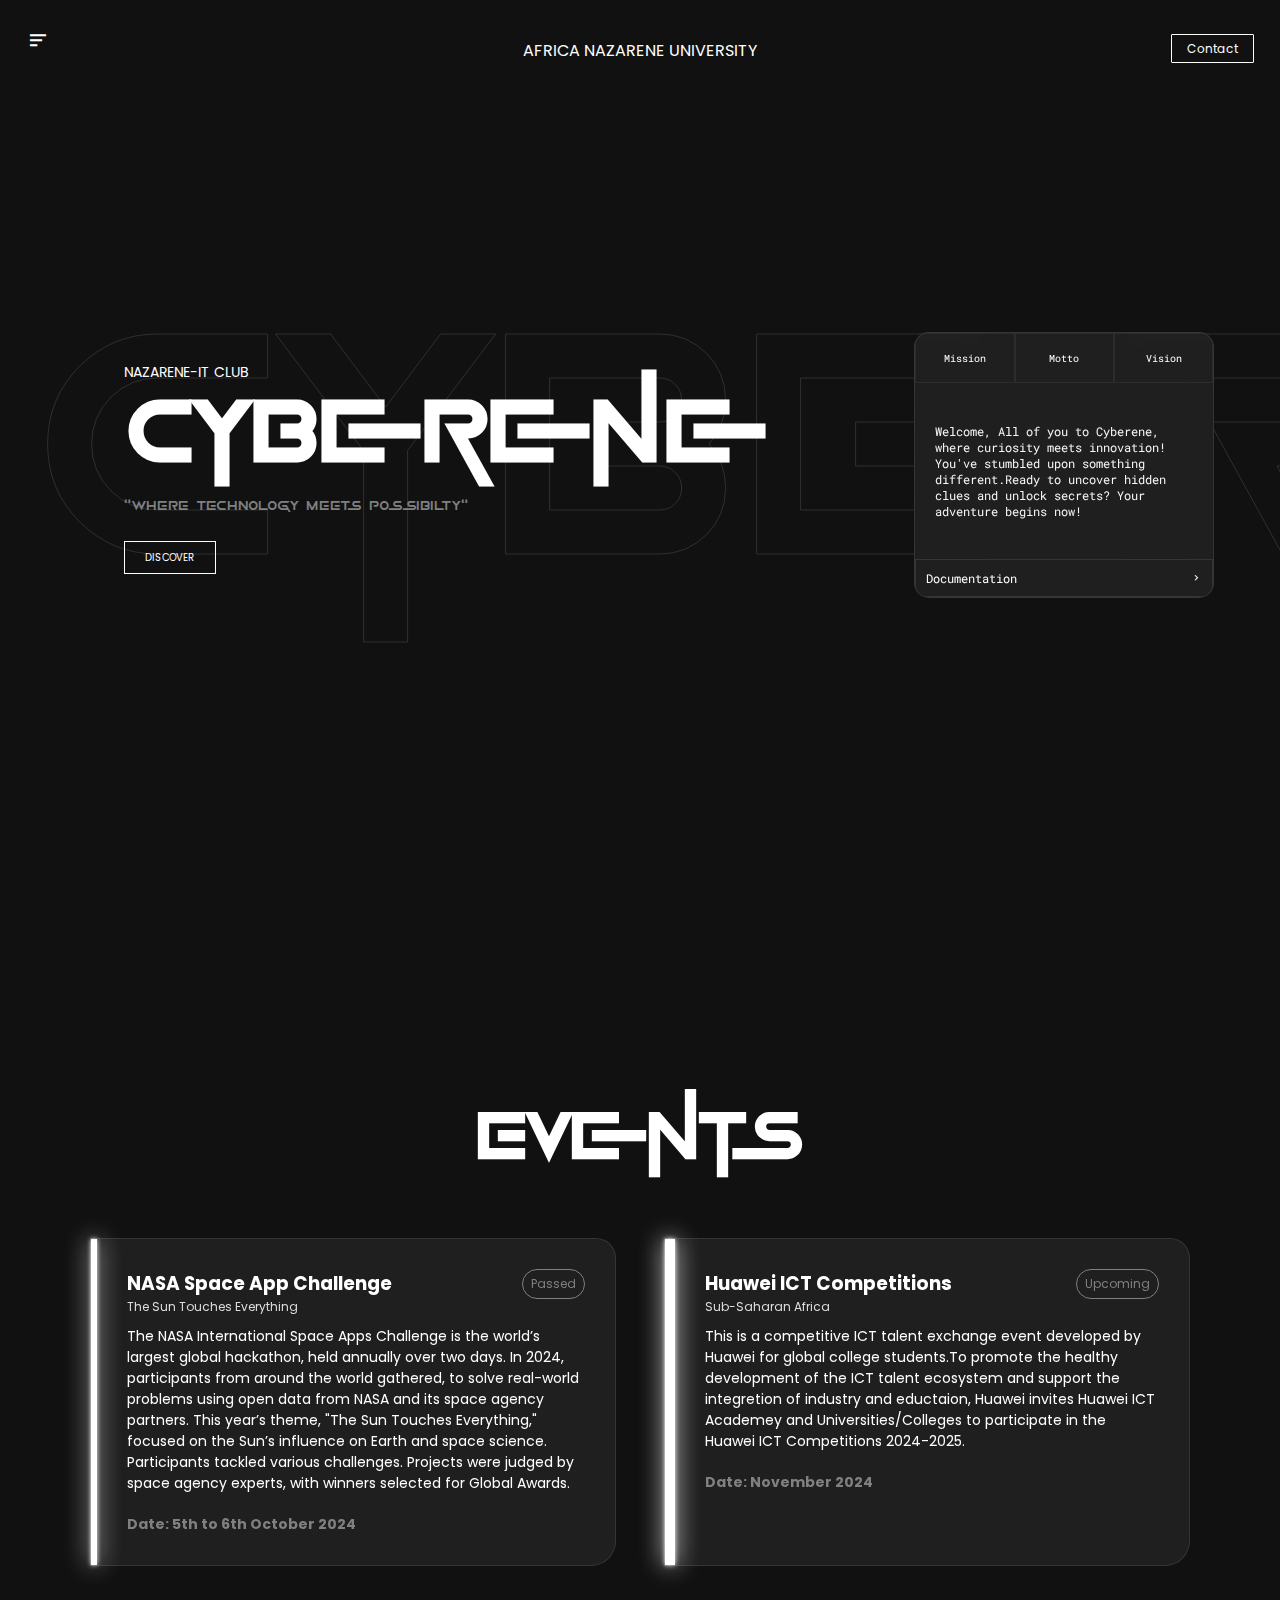
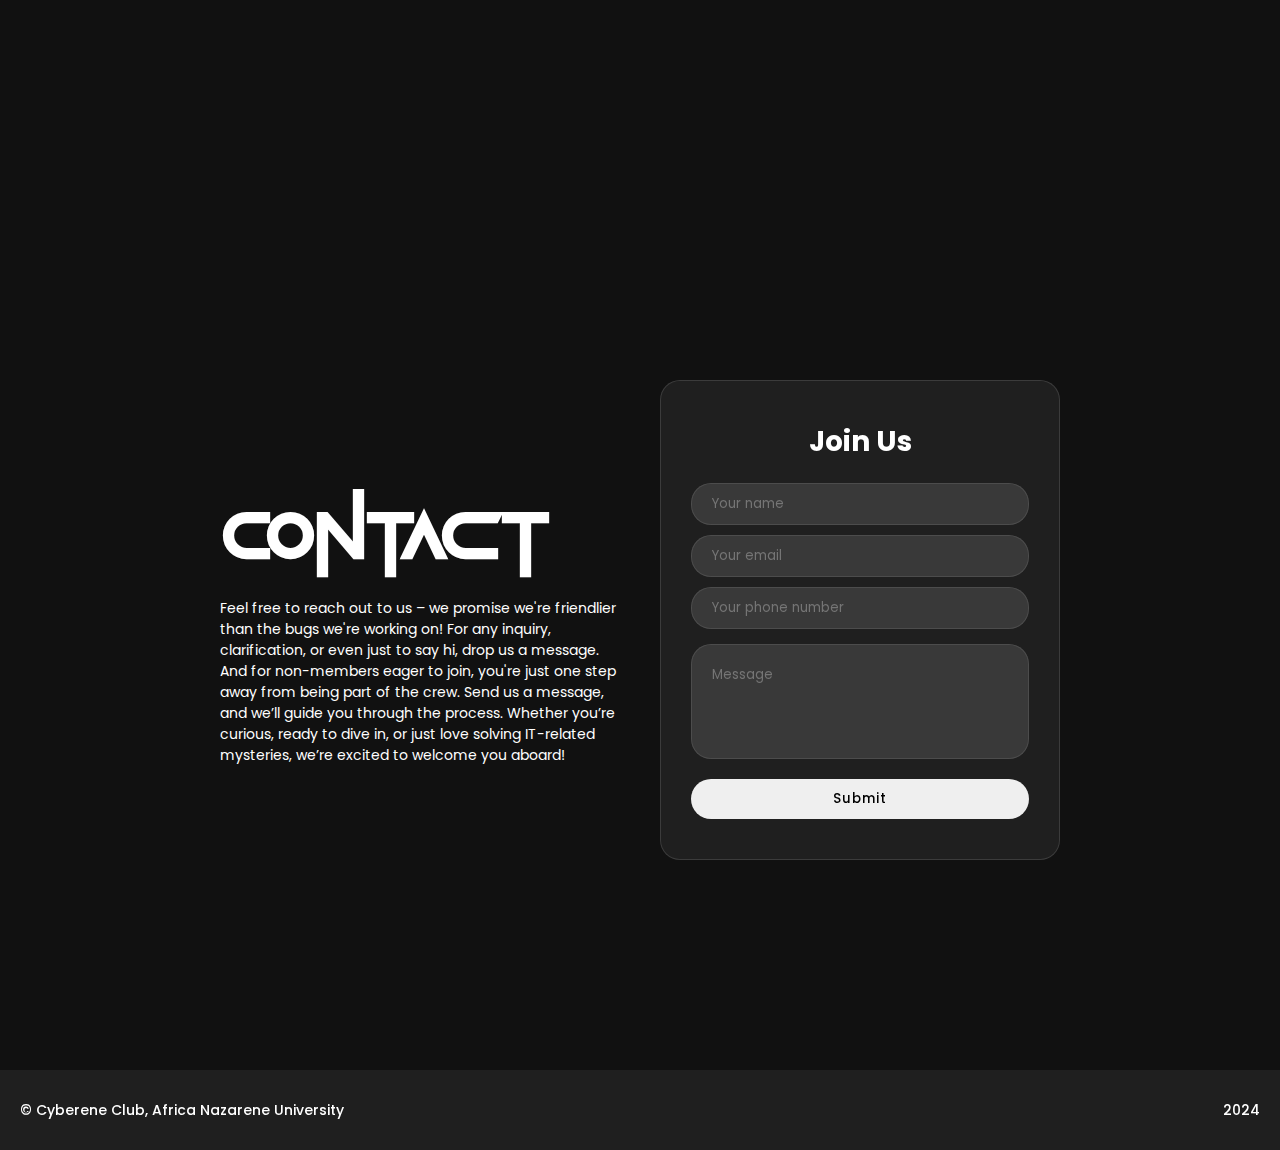
<file: index.html>
<!DOCTYPE html>
<html lang="en">
<head>
    <meta charset="UTF-8">
    <meta name="viewport" content="width=device-width, initial-scale=1.0">
    <link href='https://unpkg.com/boxicons@2.1.4/css/boxicons.min.css' rel='stylesheet'>
    <link rel="stylesheet" href="style.css">
    <link rel="shortcut icon" href="favicon.ico">
    <title>Cyberene</title>
</head>
<body>
    <header>
        <div class="sidebar-btn">
            <a href="#"><i class='bx bx-menu-alt-left' ></i></a>
        </div>
        <a target="_blank" class="anu-link" href="https:/www.anu.ac.ke">
            <div class="ANUlogo"><span>AFRICA NAZARENE UNIVERSITY</span></div>
        </a>
        <div class="contact-btn">
            <a href="#contact">Contact</a>
        </div>
    </header>
    <section class="hero" id="hero">
        <div class="hero-info">
            <p id="add-text">NAZARENE-IT CLUB</p>
            <h1 id="hollow">Cyberene</h1>
            <h1 id="main">Cyberene</h1>
            <p id="motto">"WHERE TECHNOLOGY MEETS POSSIBILTY"</p>
            <a href="#events">DISCOVER</a>
        </div>
        <div class="hero-board glassy">
            <div class="wrapper-btns">
                <button id="btn1">Mission</button>
                <button id="btn2">Motto</button>
                <button id="btn3">Vision</button>
            </div>
            <div class="wrapper-screen">
                <p id="screen-text">Welcome, All of you to Cyberene, where curiosity meets innovation! You've stumbled upon something different.Ready to uncover hidden clues and unlock secrets? Your adventure begins now!</p>
            </div>
            <div class="about-btn">
                <a href="PROPOSED CYBERENE CLUB CONSTITUTION .pdf" download="Cyberene Constitution">Documentation<i class='bx bx-chevron-right'></i></a>
            </div>
        </div>
    </section>
    <section class="events" id="events">
        <h2>Events</h2>
        <div class="events-wrapper">
            <div class="event glassy">
                <div class="neon-deco"></div>
                <div class="event-content">
                    <div class="event-header">
                        <div class="event-title">
                            <h3>NASA Space App Challenge</h3>
                            <p>The Sun Touches Everything</p>
                        </div>
                        <span>Passed</span>
                    </div>
                    <p class="event-body">The NASA International Space Apps Challenge is the world’s largest global hackathon, held annually over two days. In 2024, participants from around the world gathered, to solve real-world problems using open data from NASA and its space agency partners. This year’s theme, "The Sun Touches Everything," focused on the Sun’s influence on Earth and space science. Participants tackled various challenges. Projects were judged by space agency experts, with winners selected for Global Awards.</p>
                    <h6>Date: 5th to 6th October 2024</h6>
                </div>
            </div>
            
            <div class="event glassy">
                <div class="neon-deco"></div>
                <div class="event-content">
                    <div class="event-header">
                        <div class="event-title">
                            <h3>Huawei ICT Competitions</h3>
                            <p>Sub-Saharan Africa</p>
                        </div>
                        <span>Upcoming</span>
                    </div>
                    <p class="event-body">This is a competitive ICT talent exchange event developed by Huawei for global college students.To promote the healthy development of the ICT talent ecosystem and support the integretion of industry and eductaion, Huawei invites Huawei ICT Academey and Universities/Colleges to participate in the Huawei ICT Competitions 2024-2025.</p>
                    <h6>Date: November 2024</h6>
                </div>
            </div>
            
        </div>
    </section>
    <section class="contact" id="contact">
        <div>
            <h2>Contact</h2>
            <p>Feel free to reach out to us – we promise we're friendlier than the bugs we're working on! For any inquiry, clarification, or even just to say hi, drop us a message. And for non-members eager to join, you're just one step away from being part of the crew. Send us a message, and we’ll guide you through the process. Whether you’re curious, ready to dive in, or just love solving IT-related mysteries, we’re excited to welcome you aboard!</p>
        </div>

        <form action="" class="glassy">
            <h3>Join Us</h3>
            <input class="glassy" type="text" placeholder="Your name" required>
            <input class="glassy" type="email" placeholder="Your email" required>
            <input class="glassy" type="text" placeholder="Your phone number">
            <textarea class="glassy" cols="30" rows="10" placeholder="Message"></textarea>
            <button type="submit">Submit</button>
        </form>
    </section>
    <footer class="glassy">
        <p>&copy; Cyberene Club, Africa Nazarene University</p>
        <p>2024</p>
    </footer>
    <script src="script.js"></script>
</body>
</html>
</file>
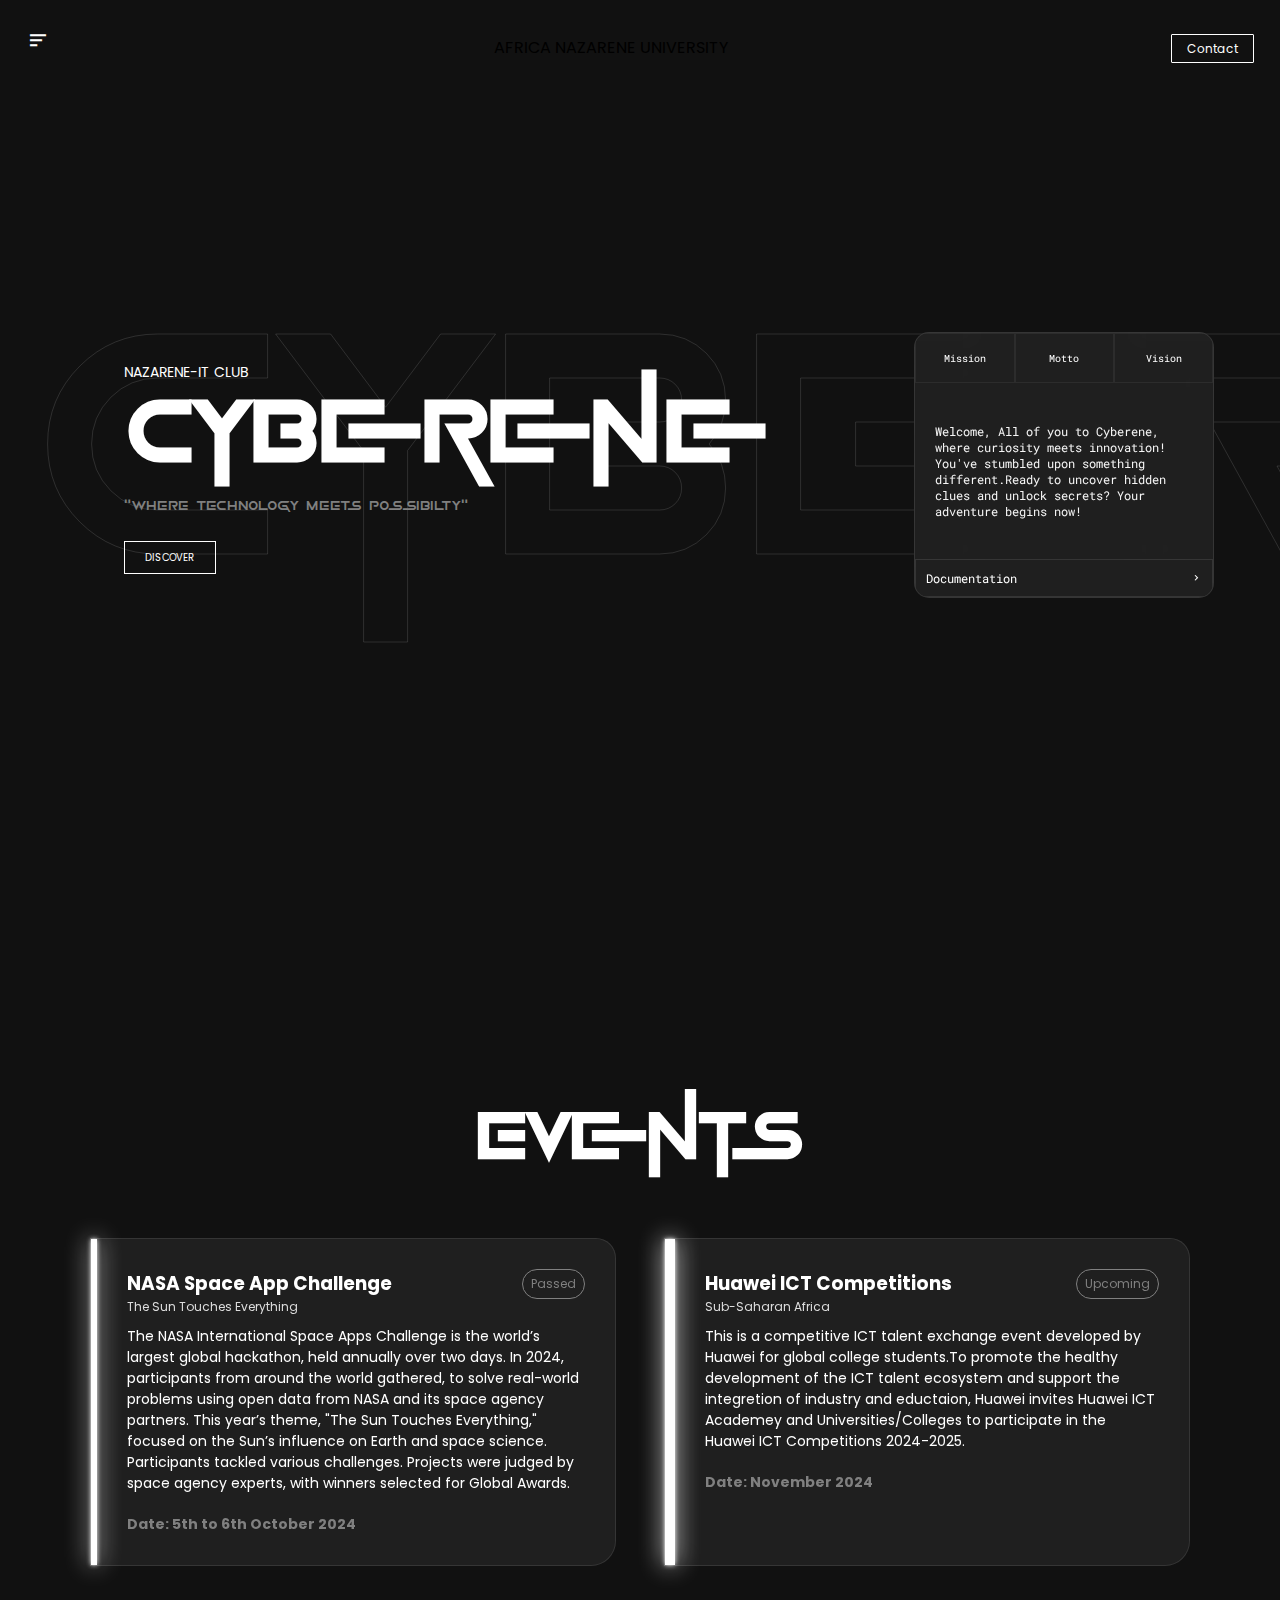
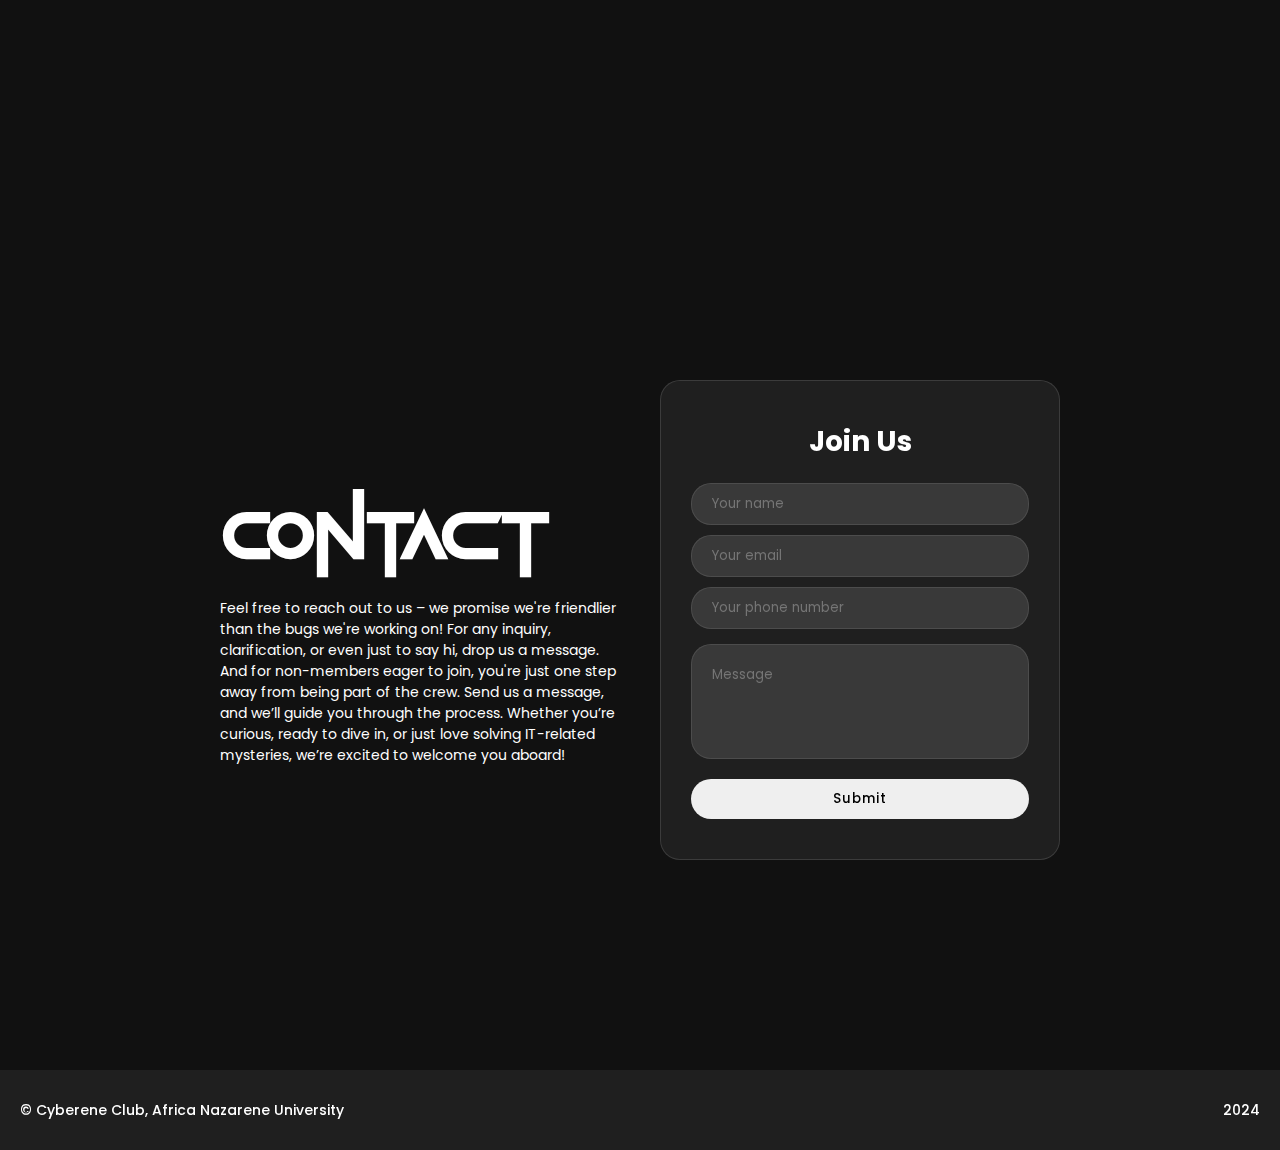
<file: explorer.html>
<!DOCTYPE html>
<html lang="en">
<head>
    <meta charset="UTF-8">
    <meta name="viewport" content="width=device-width, initial-scale=1.0">
    <link href='https://unpkg.com/boxicons@2.1.4/css/boxicons.min.css' rel='stylesheet'>
    <link rel="stylesheet" href="style.css">
    <link rel="shortcut icon" href="favicon.ico">
    <title>Cyberene</title>
</head>
<body>
    <header>
        <div class="sidebar-btn">
            <a href="#"><i class='bx bx-menu-alt-left' ></i></a>
        </div>
        <p>AFRICA NAZARENE UNIVERSITY</p>
        <div class="contact-btn">
            <a href="#contact">Contact</a>
        </div>
    </header>
    <section class="hero" id="hero">
        <div class="hero-info">
            <p id="add-text">NAZARENE-IT CLUB</p>
            <h1 id="hollow">Cyberene</h1>
            <h1 id="main">Cyberene</h1>
            <p id="motto">"WHERE TECHNOLOGY MEETS POSSIBILTY"</p>
            <a href="#">DISCOVER</a>
        </div>
        <div class="hero-board glassy">
            <div class="wrapper-btns">
                <button id="btn1">Mission</button>
                <button id="btn2">Motto</button>
                <button id="btn3">Vision</button>
            </div>
            <div class="wrapper-screen">
                <p id="screen-text">Welcome, All of you to Cyberene, where curiosity meets innovation! You've stumbled upon something different.Ready to uncover hidden clues and unlock secrets? Your adventure begins now!</p>
            </div>
            <div class="about-btn">
                <a href="#">Documentation<i class='bx bx-chevron-right'></i></a>
            </div>
        </div>
    </section>
    <section class="events" id="events">
        <h2>Events</h2>
        <div class="events-wrapper">
            <div class="event glassy">
                <div class="neon-deco"></div>
                <div class="event-content">
                    <div class="event-header">
                        <div class="event-title">
                            <h3>NASA Space App Challenge</h3>
                            <p>The Sun Touches Everything</p>
                        </div>
                        <span>Passed</span>
                    </div>
                    <p class="event-body">The NASA International Space Apps Challenge is the world’s largest global hackathon, held annually over two days. In 2024, participants from around the world gathered, to solve real-world problems using open data from NASA and its space agency partners. This year’s theme, "The Sun Touches Everything," focused on the Sun’s influence on Earth and space science. Participants tackled various challenges. Projects were judged by space agency experts, with winners selected for Global Awards.</p>
                    <h6>Date: 5th to 6th October 2024</h6>
                </div>
            </div>
            
            <div class="event glassy">
                <div class="neon-deco"></div>
                <div class="event-content">
                    <div class="event-header">
                        <div class="event-title">
                            <h3>Huawei ICT Competitions</h3>
                            <p>Sub-Saharan Africa</p>
                        </div>
                        <span>Upcoming</span>
                    </div>
                    <p class="event-body">This is a competitive ICT talent exchange event developed by Huawei for global college students.To promote the healthy development of the ICT talent ecosystem and support the integretion of industry and eductaion, Huawei invites Huawei ICT Academey and Universities/Colleges to participate in the Huawei ICT Competitions 2024-2025.</p>
                    <h6>Date: November 2024</h6>
                </div>
            </div>
            
        </div>
    </section>
    <section class="contact" id="contact">
        <div>
            <h2>Contact</h2>
            <p>Feel free to reach out to us – we promise we're friendlier than the bugs we're working on! For any inquiry, clarification, or even just to say hi, drop us a message. And for non-members eager to join, you're just one step away from being part of the crew. Send us a message, and we’ll guide you through the process. Whether you’re curious, ready to dive in, or just love solving IT-related mysteries, we’re excited to welcome you aboard!</p>
        </div>

        <form action="" class="glassy">
            <h3>Join Us</h3>
            <input class="glassy" type="text" placeholder="Your name" required>
            <input class="glassy" type="email" placeholder="Your email" required>
            <input class="glassy" type="text" placeholder="Your phone number">
            <textarea class="glassy" cols="30" rows="10" placeholder="Message"></textarea>
            <button type="submit">Submit</button>
        </form>
    </section>
    <footer class="glassy">
        <p>&copy; Cyberene Club, Africa Nazarene University</p>
        <p>2024</p>
    </footer>
    <script src="script.js"></script>
</body>
</html>
</file>
<file: style.css>
@import url('https://fonts.googleapis.com/css2?family=Arsenal+SC:ital,wght@0,400;0,700;1,400;1,700&family=Poppins:ital,wght@0,100;0,200;0,300;0,400;0,500;0,600;0,700;0,800;0,900;1,100;1,200;1,300;1,400;1,500;1,600;1,700;1,800;1,900&display=swap');
@import url('https://fonts.googleapis.com/css2?family=Roboto+Mono:ital,wght@0,100..700;1,100..700&display=swap');
@font-face {
    font-family: myfont;
    src: url(Game\ Of\ Squids.ttf);
}
*{
    margin: 0;
    padding: 0;
    box-sizing: border-box;
    outline: none;
    border: none;
    text-decoration: none;
    scroll-behavior: smooth;
    font-family: 'Poppins', sans-serif;

}

body{
    background-color: #111111;
}

header{
    display: flex;
    justify-content: space-between;
    align-items: end;
    height: 60px;
    padding: 0 2%;
}
header a{
    color: #fff;
}
.anu-link{
    height: 100px;
    width: 300px;
    position: absolute;
    top: 10px;
    left: 50%;
    transform: translateX(-50%);
    transition: all .3s ease-in-out;
}
.ANUlogo{
    display: flex;
    align-items: center;
    justify-content: center;
    height: 80px;
    border-radius: 60px;
    background-image: none;
    background-size: cover;
    background-position: center;
    transition: all .4s ease;

}
.anu-link:hover .ANUlogo{
    background-image: url(school\ logo.jpg);
    transition: all .4s ease;
}
.anu-link:hover .ANUlogo span{
    opacity: 0;
}


.sidebar-btn a{
    font-size: 24px;
}
.contact-btn a{
    border: 1px solid #fff;
    border-radius: 1px;
    font-size: 12px;
    padding: 5px 15px;
}

.hero{
    height: 90lvh;
    display: flex;
    justify-content: space-between;
    align-items: center;
    padding: 0 2%;
    overflow: hidden;
}
.hero-info{
    position: relative;
}
.hero-info,
.hero-btn{
    color: #fff;
    padding-left: 8%;
}
.hero-info #hollow{
    font-family: "myFont";
    position: absolute;
    top: 40%;
    left: 0;
    font-size: 22pc;
    font-weight: 200;
    line-height: 0;
    -webkit-text-stroke-width: 1px;
    color: transparent;
    -webkit-text-stroke-color: rgba(255,255,255, 0.125);
    z-index: -10;
}
.hero-info #main{
    font-size: 6pc;
    font-family: 'myFont';
    line-height: 100%;
}
.hero-info #add-text{
    font-size: 14px;
}
.hero-info #motto{
    padding: 15px 0 25px;
    font-family: 'myfont';
    font-size: 14px;
    font-weight: lighter;
    color: gray;
}
.hero-info a{
    border: 1px solid #fff;
    color: #fff;
    font-size: 10px;
    padding: 8px 20px;
}
.hero-board{
    width: 300px;
    height: auto;
    margin-right: 40px;
    border: 1px solid rgba(255,255,255, 0.1);
    border-radius: 15px;
    overflow: hidden;
}
.glassy{
    background-color:  rgba(255,255,255, 0.06);
    backdrop-filter: blur(10px);
}

.wrapper-btns{
    display: flex;
}
.wrapper-btns button{
    width: 100%;
    height: 50px;
    font-size: 10px;
    background-color: transparent;
    color: #fff;
    border: 1px solid rgba(255,255,255, 0.06);
    font-family: 'Roboto Mono';
    cursor: pointer;
}
.wrapper-screen{
    padding: 40px 20px;
}
.wrapper-screen p{
    font-size: 12px;
    color: whitesmoke;
    font-family: 'Roboto Mono';
}
.hero .about-btn{
    width: 100%;
}
.hero .about-btn a{
    display: flex;
    justify-content: space-between;
    align-items: center;
    padding: 10px;
    border: 1px solid rgba(255,255,255, 0.1);
    font-size: 12px;
    color: #fff;
    font-family: 'Roboto Mono';
}

/* Events Section */
.events{
    display: flex;
    flex-direction: column;
    gap: 40px;
    justify-content: center;
    align-items: center;
    height: 100vh;
}
.events h2{
    font-family: 'myFont';
    color: #fff;
    font-size: 4.5em;
}

.events-wrapper{
    margin: 0 7%;
    display: grid;
    grid-template-columns: 1fr 1fr;
    gap: 3em;
}
.event{
    display: flex;
    color: #fff;
    border-top-right-radius: 20px;
    border-bottom-right-radius: 25px;
    border: 1px solid rgba(255,255,255, 0.1);
    /* overflow: hidden; */
}
.event-header{
    display: flex;
    justify-content: space-between;
    align-items: start;
}
.event-header p{
    font-size: 12px;
    color: #ddd;
    margin-bottom: 10px;
}
.event-header span{
    border: 1px solid gray;
    color: gray;
    font-size: 12px;
    padding: 5px 8px;
    border-radius: 20px;
}
.event-content{
    padding: 30px;
}
.event .event-body{
    font-size: 14px;
    margin-bottom: 20px;
}
.event h6{
    font-size: 14px;
    color: gray;
}
.neon-deco{
    height: 100%;
    width: 50px;
    background-color: #fff;
    box-shadow: 0 0 5px #fff,
    0 0 25px #fff;
    transition: .4s ease;
}
.event:hover .neon-deco{
    box-shadow: 0 0 5px #fff,
    0 0 25px #fff, 0 0 50px #fff,
    0 0 100px #fff, 0 0 200px #fff;
}

/* Contact Section */
.contact{
    display: flex;
    gap: 40px;
    justify-content: center;
    align-items: center;
    height: 100vh;
}
.contact h2{
    font-family: 'myFont';
    color: #fff;
    font-size: 4.5em;
}
.contact p{
    color: #fff;
    max-width: 400px;
    font-size: 14px;
}
.contact form{
    display: flex;
    flex-direction: column;
    width: 25em;
    height: 30em;
    padding:40px 30px;
    border-radius: 20px;
    border: 1px solid rgba(255,255,255, 0.125);
}
form h3{
    color: #fff;
    text-align: center;
    font-size: 28px;
    margin-bottom: 20px;
}
form input{
    margin-bottom: 10px;
    padding:10px 20px;
    border-radius: 20px;
    border: 1px solid rgba(255,255,255, 0.1);
    background-color: transparent;
    color: #fff;
}
form textarea{
    resize: none;
    padding: 20px;
    border-radius: 20px;
    color: #fff;
    border: 1px solid rgba(255,255,255, 0.1);
    margin: 5px 0 20px;
}
form button{
    padding: 10px;
    border-radius: 20px;
    cursor: pointer;
    font-weight: 500;
    letter-spacing: 1px;
}

footer{
    height: 80px;
    display: flex;
    justify-content: space-between;
    align-items: center;
    padding: 20px;
}
footer p{
    font-weight: 500;
    color: #fff;
    font-size: 14px;
}

@media only screen and (max-width: 767px){
    .contact{
        flex-direction: column;
    }
    .events-wrapper{
        display: flex;
        flex-direction: column;
    }
    .hero{
        flex-direction: column;
        justify-content: end;
        height: 90vh;
        gap: 10%;
        padding-bottom: 8%;
        margin-left: -5%;
    }
    .hero #main{
        font-size: 5.5pc;

    }
}
</file>
